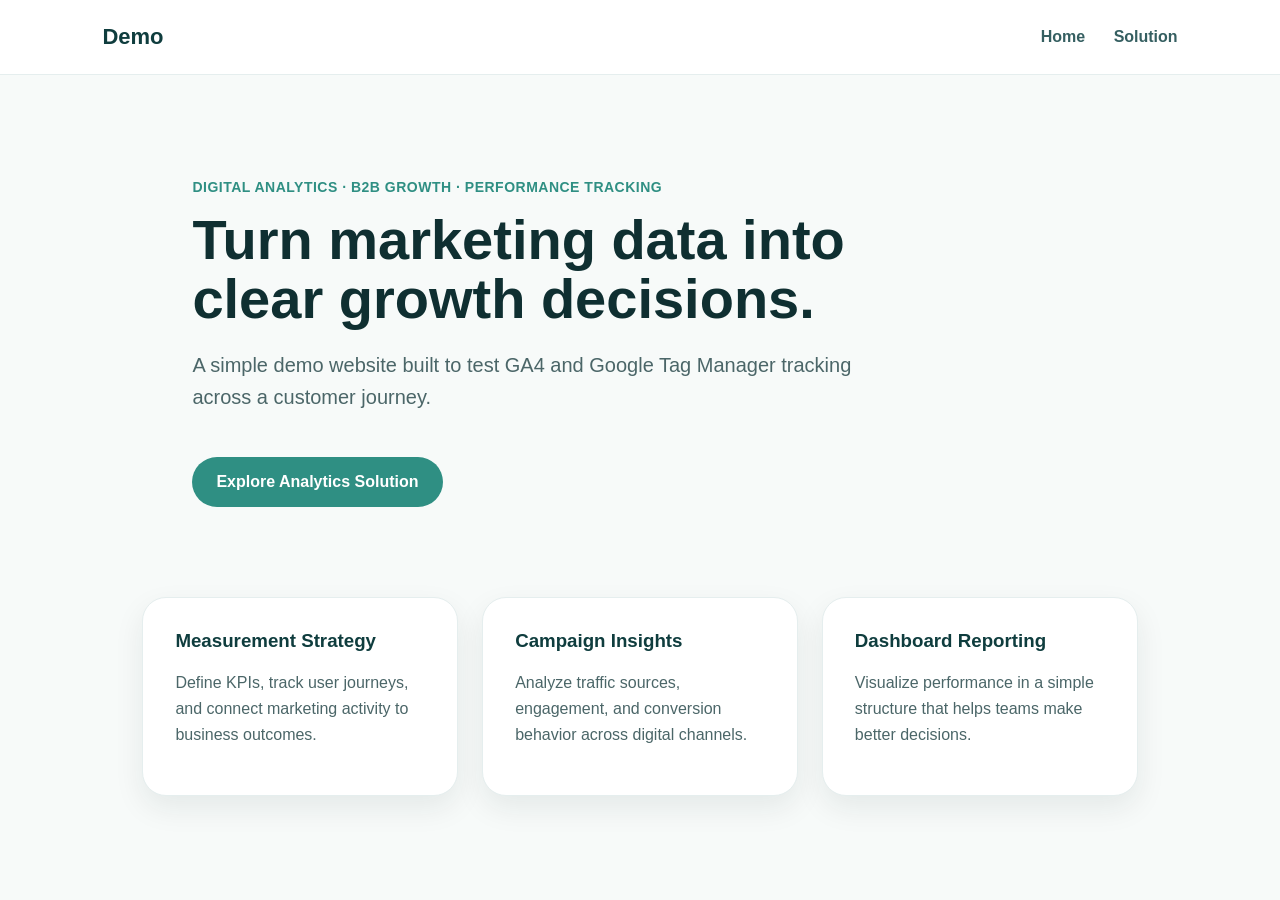
<file: index.html>
<!DOCTYPE html>
<html>
<head>
  <!-- Google Tag Manager -->
<script>(function(w,d,s,l,i){w[l]=w[l]||[];w[l].push({'gtm.start':
new Date().getTime(),event:'gtm.js'});var f=d.getElementsByTagName(s)[0],
j=d.createElement(s),dl=l!='dataLayer'?'&l='+l:'';j.async=true;j.src=
'https://www.googletagmanager.com/gtm.js?id='+i+dl;f.parentNode.insertBefore(j,f);
})(window,document,'script','dataLayer','GTM-TQ9VWLLV');</script>
<!-- End Google Tag Manager -->
  <title>Analytics Demo | Home</title>
  <link rel="stylesheet" href="style.css?v=3">
</head>

<body>
<!-- Google Tag Manager (noscript) -->
<noscript><iframe src="https://www.googletagmanager.com/ns.html?id=GTM-TQ9VWLLV"
height="0" width="0" style="display:none;visibility:hidden"></iframe></noscript>
<!-- End Google Tag Manager (noscript) -->
  <!-- Header -->
  <header>
    <div class="logo">Demo</div>
    <nav>
      <a href="index.html">Home</a>
      <a href="product.html?v=3">Solution</a>
    </nav>
  </header>

  <!-- Hero Section -->
  <section class="hero">
    <p class="tag">Digital Analytics · B2B Growth · Performance Tracking</p>

    <h1>Turn marketing data into clear growth decisions.</h1>

    <p class="sub">
      A simple demo website built to test GA4 and Google Tag Manager tracking across a customer journey.
    </p>

    <a href="product.html?v=3" class="btn">
      Explore Analytics Solution
    </a>
  </section>

  <!-- Features -->
  <section class="cards">

    <div class="card">
      <h3>Measurement Strategy</h3>
      <p>
        Define KPIs, track user journeys, and connect marketing activity to business outcomes.
      </p>
    </div>

    <div class="card">
      <h3>Campaign Insights</h3>
      <p>
        Analyze traffic sources, engagement, and conversion behavior across digital channels.
      </p>
    </div>

    <div class="card">
      <h3>Dashboard Reporting</h3>
      <p>
        Visualize performance in a simple structure that helps teams make better decisions.
      </p>
    </div>

  </section>

</body>
</html>
</file>
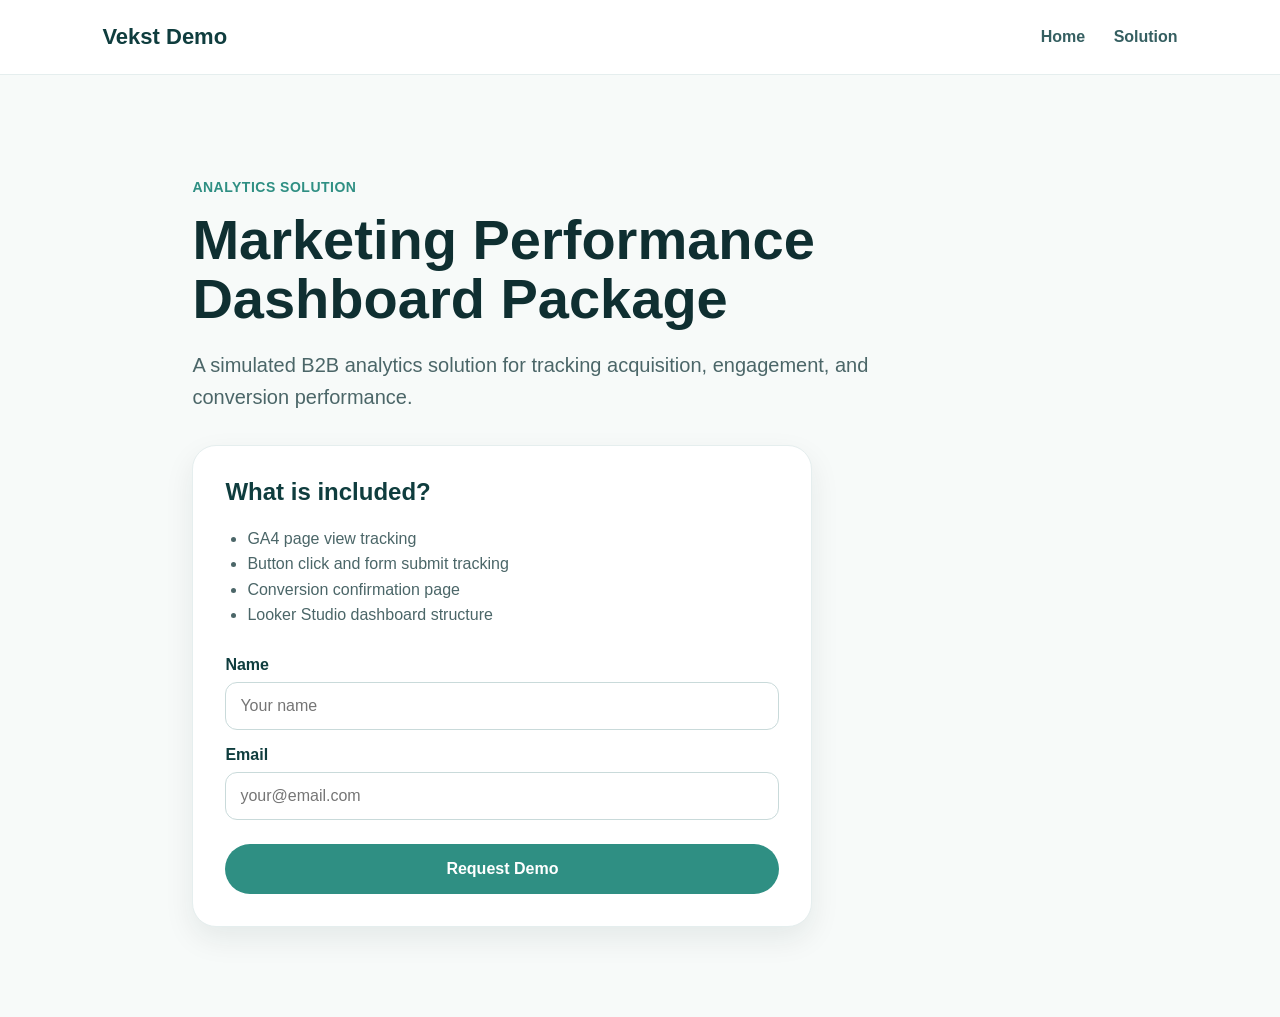
<file: product.html>
<!DOCTYPE html>
<html>
<head>
  <!-- Google Tag Manager -->
<script>(function(w,d,s,l,i){w[l]=w[l]||[];w[l].push({'gtm.start':
new Date().getTime(),event:'gtm.js'});var f=d.getElementsByTagName(s)[0],
j=d.createElement(s),dl=l!='dataLayer'?'&l='+l:'';j.async=true;j.src=
'https://www.googletagmanager.com/gtm.js?id='+i+dl;f.parentNode.insertBefore(j,f);
})(window,document,'script','dataLayer','GTM-TQ9VWLLV');</script>
<!-- End Google Tag Manager -->
  <title>Analytics Demo | Solution</title>
  <link rel="stylesheet" href="style.css?v=3">
</head>
<body>
  <!-- Google Tag Manager (noscript) -->
<noscript><iframe src="https://www.googletagmanager.com/ns.html?id=GTM-TQ9VWLLV"
height="0" width="0" style="display:none;visibility:hidden"></iframe></noscript>
<!-- End Google Tag Manager (noscript) -->
  <header>
    <div class="logo">Vekst Demo</div>
    <nav>
      <a href="index.html">Home</a>
      <a href="product.html">Solution</a>
    </nav>
  </header>

  <section class="product">
    <p class="tag">Analytics Solution</p>
    <h1>Marketing Performance Dashboard Package</h1>
    <p class="sub">
      A simulated B2B analytics solution for tracking acquisition, engagement, and conversion performance.
    </p>

    <div class="product-box">
      <h2>What is included?</h2>
      <ul>
        <li>GA4 page view tracking</li>
        <li>Button click and form submit tracking</li>
        <li>Conversion confirmation page</li>
        <li>Looker Studio dashboard structure</li>
      </ul>

      <form action="thank-you.html">
        <label>Name</label>
        <input type="text" name="name" placeholder="Your name">

        <label>Email</label>
        <input type="email" name="email" placeholder="your@email.com">

        <button type="submit" class="btn full">Request Demo</button>
      </form>
    </div>
  </section>
</body>
</html>
</file>
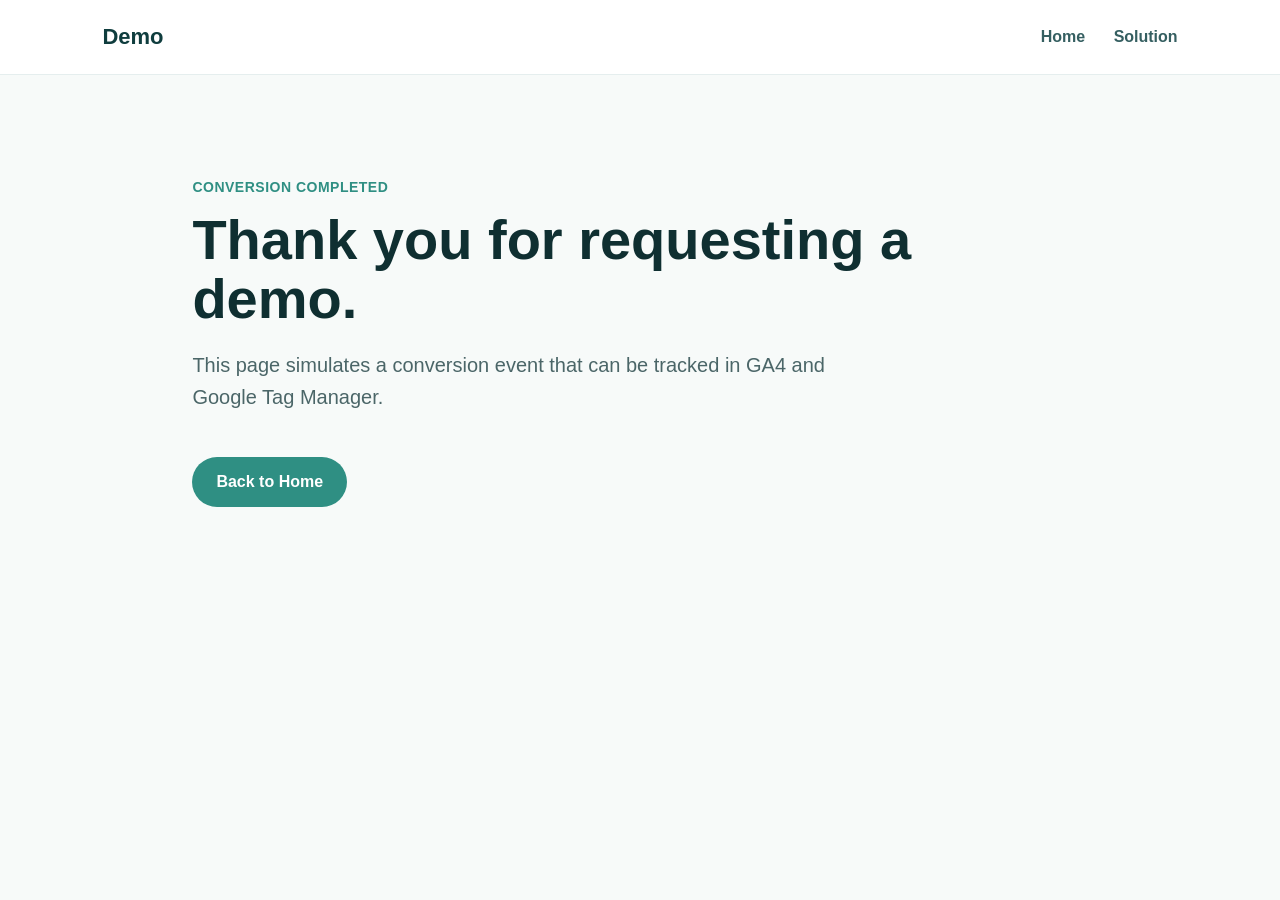
<file: thank-you.html>
<!DOCTYPE html>
<html>
<head>
  <!-- Google Tag Manager -->
<script>(function(w,d,s,l,i){w[l]=w[l]||[];w[l].push({'gtm.start':
new Date().getTime(),event:'gtm.js'});var f=d.getElementsByTagName(s)[0],
j=d.createElement(s),dl=l!='dataLayer'?'&l='+l:'';j.async=true;j.src=
'https://www.googletagmanager.com/gtm.js?id='+i+dl;f.parentNode.insertBefore(j,f);
})(window,document,'script','dataLayer','GTM-TQ9VWLLV');</script>
<!-- End Google Tag Manager -->
  <title>Analytics Demo | Thank You</title>
  <link rel="stylesheet" href="style.css?v=3">
</head>
<body>
  <!-- Google Tag Manager (noscript) -->
<noscript><iframe src="https://www.googletagmanager.com/ns.html?id=GTM-TQ9VWLLV"
height="0" width="0" style="display:none;visibility:hidden"></iframe></noscript>
<!-- End Google Tag Manager (noscript) -->
  <header>
    <div class="logo">Demo</div>
    <nav>
      <a href="index.html">Home</a>
      <a href="product.html">Solution</a>
    </nav>
  </header>

  <section class="hero">
    <p class="tag">Conversion completed</p>
    <h1>Thank you for requesting a demo.</h1>
    <p class="sub">
      This page simulates a conversion event that can be tracked in GA4 and Google Tag Manager.
    </p>
    <a href="index.html" class="btn">Back to Home</a>
  </section>
</body>
</html>
</file>
<file: style.css>
* {
  box-sizing: border-box;
}

body {
  margin: 0;
  font-family: Arial, Helvetica, sans-serif;
  background: #f7faf9;
  color: #102a2c;
}

header {
  display: flex;
  justify-content: space-between;
  align-items: center;
  padding: 24px 8%;
  background: #ffffff;
  border-bottom: 1px solid #e5eeee;
}

.logo {
  font-size: 22px;
  font-weight: 700;
  color: #0f3d3e;
}

nav a {
  margin-left: 24px;
  text-decoration: none;
  color: #355f61;
  font-weight: 600;
}

.hero, .product {
  padding: 90px 8%;
  max-width: 1100px;
  margin: auto;
}

.tag {
  color: #2f8f83;
  font-weight: 700;
  letter-spacing: 0.5px;
  text-transform: uppercase;
  font-size: 14px;
}

h1 {
  font-size: 56px;
  line-height: 1.05;
  max-width: 780px;
  margin: 16px 0;
  color: #0f2f31;
}

.sub {
  font-size: 20px;
  line-height: 1.6;
  max-width: 680px;
  color: #4b6668;
}

.btn {
  display: inline-block;
  margin-top: 24px;
  padding: 16px 24px;
  background: #2f8f83;
  color: white;
  text-decoration: none;
  border-radius: 999px;
  border: none;
  font-weight: 700;
  cursor: pointer;
  font-size: 16px;
}

.btn:hover {
  background: #246f66;
}

.cards {
  display: grid;
  grid-template-columns: repeat(3, 1fr);
  gap: 24px;
  padding: 0 8% 80px;
  max-width: 1200px;
  margin: auto;
}

.card, .product-box {
  background: #ffffff;
  padding: 32px;
  border-radius: 24px;
  box-shadow: 0 12px 30px rgba(16, 42, 44, 0.08);
  border: 1px solid #e5eeee;
}

.card h3, .product-box h2 {
  color: #0f3d3e;
  margin-top: 0;
}

.card p, li {
  color: #4b6668;
  line-height: 1.6;
}

.product-box {
  margin-top: 32px;
  max-width: 620px;
}

ul {
  padding-left: 22px;
}

form {
  margin-top: 28px;
}

label {
  display: block;
  margin: 16px 0 8px;
  font-weight: 700;
  color: #0f3d3e;
}

input {
  width: 100%;
  padding: 14px;
  border-radius: 12px;
  border: 1px solid #c9dada;
  font-size: 16px;
}

.full {
  width: 100%;
}

@media (max-width: 800px) {
  h1 {
    font-size: 38px;
  }

  .cards {
    grid-template-columns: 1fr;
  }

  header {
    flex-direction: column;
    gap: 12px;
  }
}
</file>
